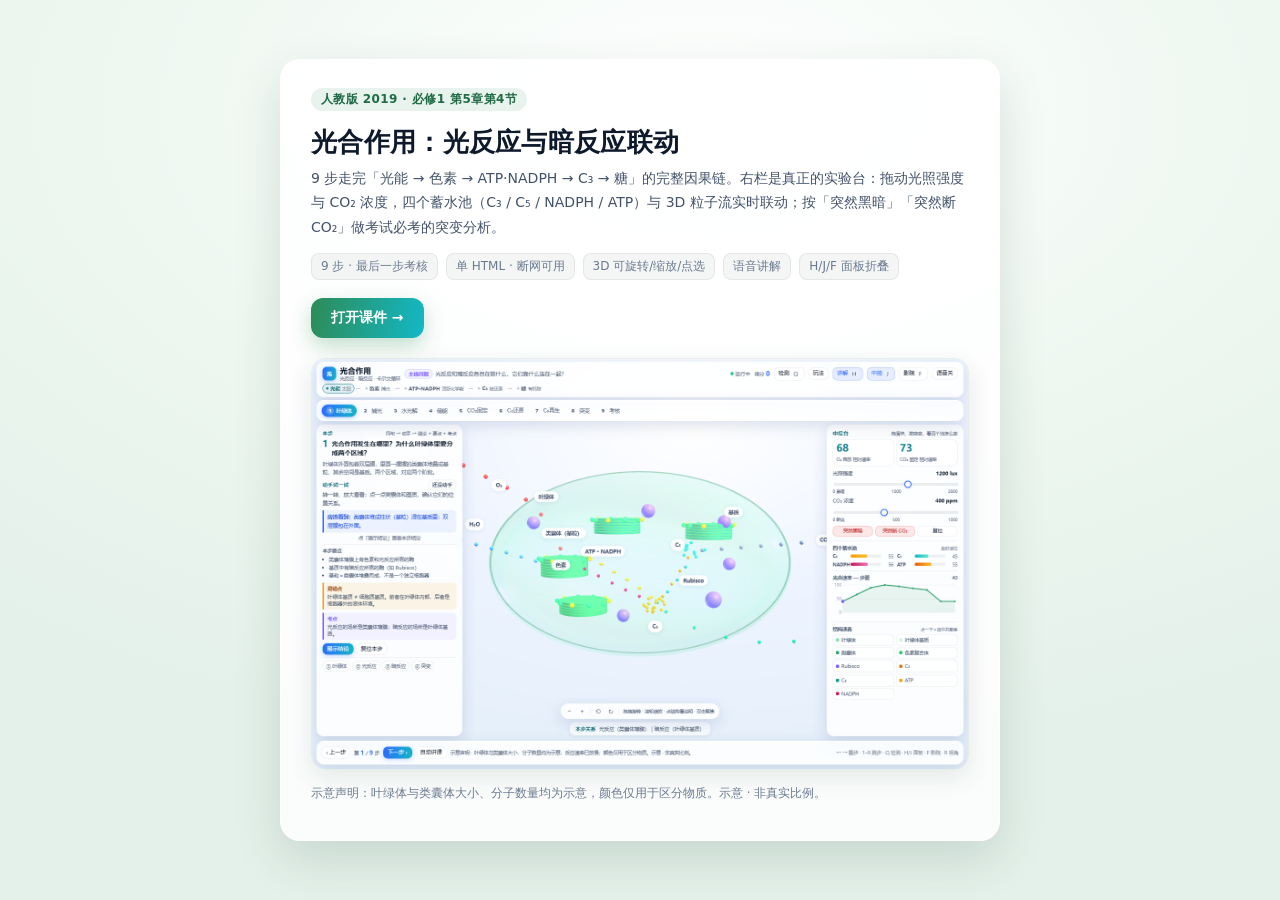
<file: index.html>
<!DOCTYPE html>
<html lang="zh-CN">
<head>
<meta charset="utf-8">
<meta name="viewport" content="width=device-width,initial-scale=1">
<title>光合作用：光反应与暗反应联动 · 3D 互动课件</title>
<style>
:root{--ink:#0E1A2B;--ink2:#43526A;--ink3:#6B7A90;
  --font:"PingFang SC","Microsoft YaHei",system-ui,sans-serif}
*{box-sizing:border-box}
body{margin:0;min-height:100vh;display:grid;place-items:center;padding:32px;
  font-family:var(--font);color:var(--ink);
  background:radial-gradient(1100px 640px at 55% 12%,#FFFFFF 0%,#EDF7F0 55%,#E4F1EA 100%)}
.card{max-width:720px;width:100%;background:rgba(255,255,255,.86);border:1px solid rgba(255,255,255,.8);
  border-radius:20px;box-shadow:0 18px 48px rgba(20,60,40,.14);padding:28px 30px}
.tag{display:inline-flex;align-items:center;gap:6px;padding:3px 10px;border-radius:999px;
  background:rgba(46,139,87,.10);color:#1F6B45;font-size:12px;font-weight:700;letter-spacing:.4px}
h1{margin:14px 0 6px;font-size:26px;letter-spacing:.3px}
p{margin:0 0 8px;font-size:14px;line-height:1.75;color:var(--ink2)}
.meta{display:flex;flex-wrap:wrap;gap:8px;margin:14px 0 18px}
.meta span{font-size:12px;color:var(--ink3);background:rgba(14,26,43,.04);
  border:1px solid rgba(14,26,43,.07);border-radius:8px;padding:4px 9px}
a.btn{display:inline-flex;align-items:center;gap:8px;padding:11px 20px;border-radius:12px;
  background:linear-gradient(100deg,#2E8B57,#13B8C6);color:#fff;text-decoration:none;
  font-weight:800;font-size:14px;box-shadow:0 8px 20px rgba(46,139,87,.28)}
a.btn:hover{filter:brightness(1.05)}
.shot{margin-top:20px;border-radius:14px;overflow:hidden;border:1px solid rgba(14,26,43,.08);
  box-shadow:0 8px 24px rgba(20,60,40,.10)}
.shot img{display:block;width:100%}
.note{margin-top:14px;font-size:11.5px;color:var(--ink3);line-height:1.7}
</style>
</head>
<body>
  <div class="card">
    <span class="tag">人教版 2019 · 必修1 第5章第4节</span>
    <h1>光合作用：光反应与暗反应联动</h1>
    <p>9 步走完「光能 → 色素 → ATP·NADPH → C₃ → 糖」的完整因果链。右栏是真正的实验台：拖动光照强度与 CO₂ 浓度，四个蓄水池（C₃ / C₅ / NADPH / ATP）与 3D 粒子流实时联动；按「突然黑暗」「突然断 CO₂」做考试必考的突变分析。</p>
    <div class="meta">
      <span>9 步 · 最后一步考核</span>
      <span>单 HTML · 断网可用</span>
      <span>3D 可旋转/缩放/点选</span>
      <span>语音讲解</span>
      <span>H/J/F 面板折叠</span>
    </div>
    <a class="btn" href="S-03_光合作用.html">打开课件 →</a>
    <div class="shot"><img src="preview.png" alt="光合作用课件首屏"></div>
    <p class="note">示意声明：叶绿体与类囊体大小、分子数量均为示意，颜色仅用于区分物质。示意 · 非真实比例。</p>
  </div>
</body>
</html>
</file>
